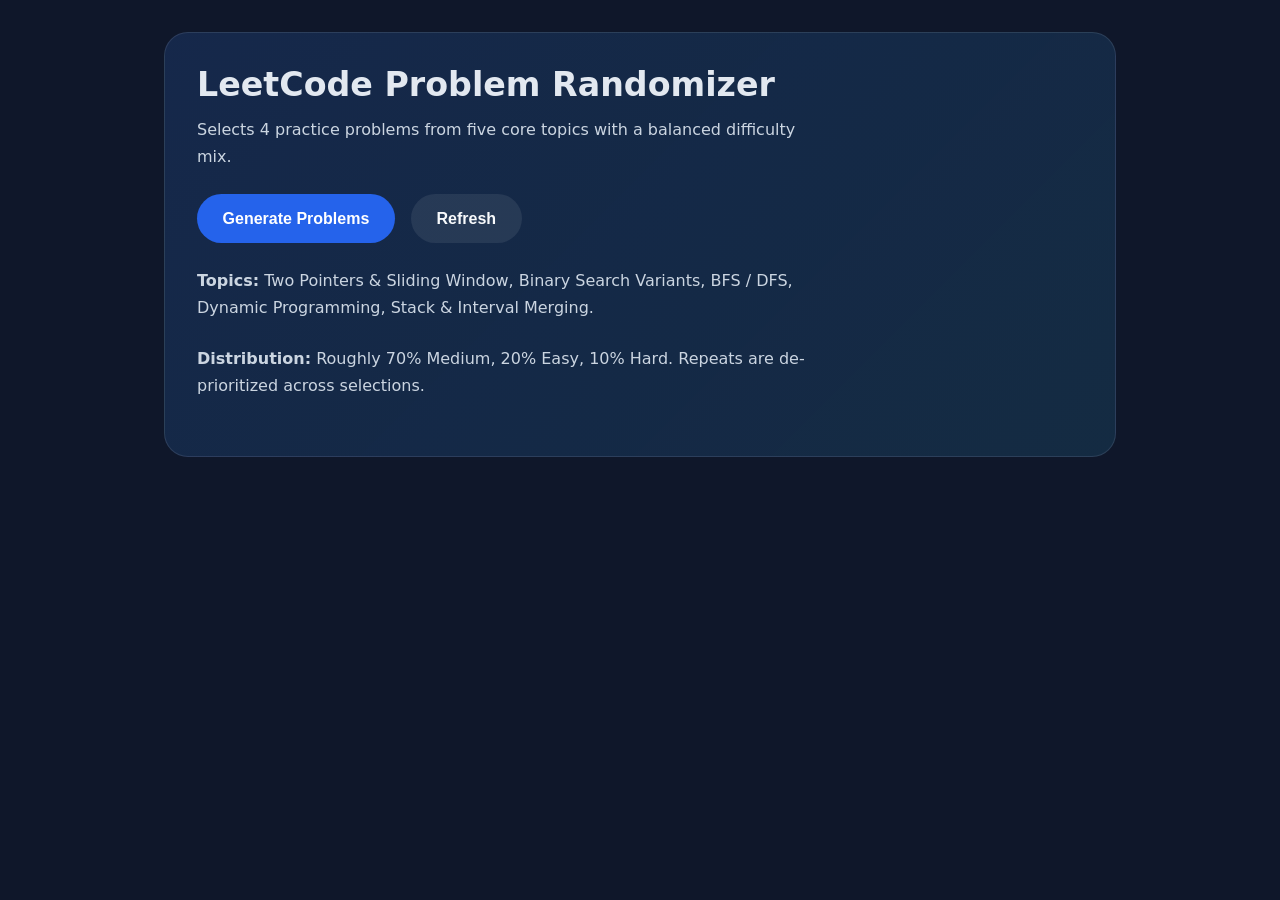
<file: Desktop/LC randomizer/index.html>
<!DOCTYPE html>
<html lang="en">
<head>
  <meta charset="UTF-8" />
  <meta name="viewport" content="width=device-width, initial-scale=1.0" />
  <title>LC Problem Randomizer</title>
  <link rel="stylesheet" href="styles.css" />
</head>
<body>
  <main class="app-shell">
    <section class="hero">
      <h1>LeetCode Problem Randomizer</h1>
      <p>Selects 4 practice problems from five core topics with a balanced difficulty mix.</p>
      <div class="buttons-row">
        <button id="generateButton" class="action-button">Generate Problems</button>
        <button id="refreshButton" class="action-button secondary">Refresh</button>
      </div>
      <div class="notes">
        <p><strong>Topics:</strong> Two Pointers & Sliding Window, Binary Search Variants, BFS / DFS, Dynamic Programming, Stack & Interval Merging.</p>
        <p><strong>Distribution:</strong> Roughly 70% Medium, 20% Easy, 10% Hard. Repeats are de-prioritized across selections.</p>
      </div>
    </section>

    <section id="resultsSection" class="results hidden">
      <h2>Selected Problems</h2>
      <div id="resultsContainer" class="result-grid"></div>
      <div id="historySection" class="history">
        <h3>Recently Selected</h3>
        <ul id="historyList"></ul>
      </div>
    </section>
  </main>
  <script src="script.js"></script>
</body>
</html>
</file>
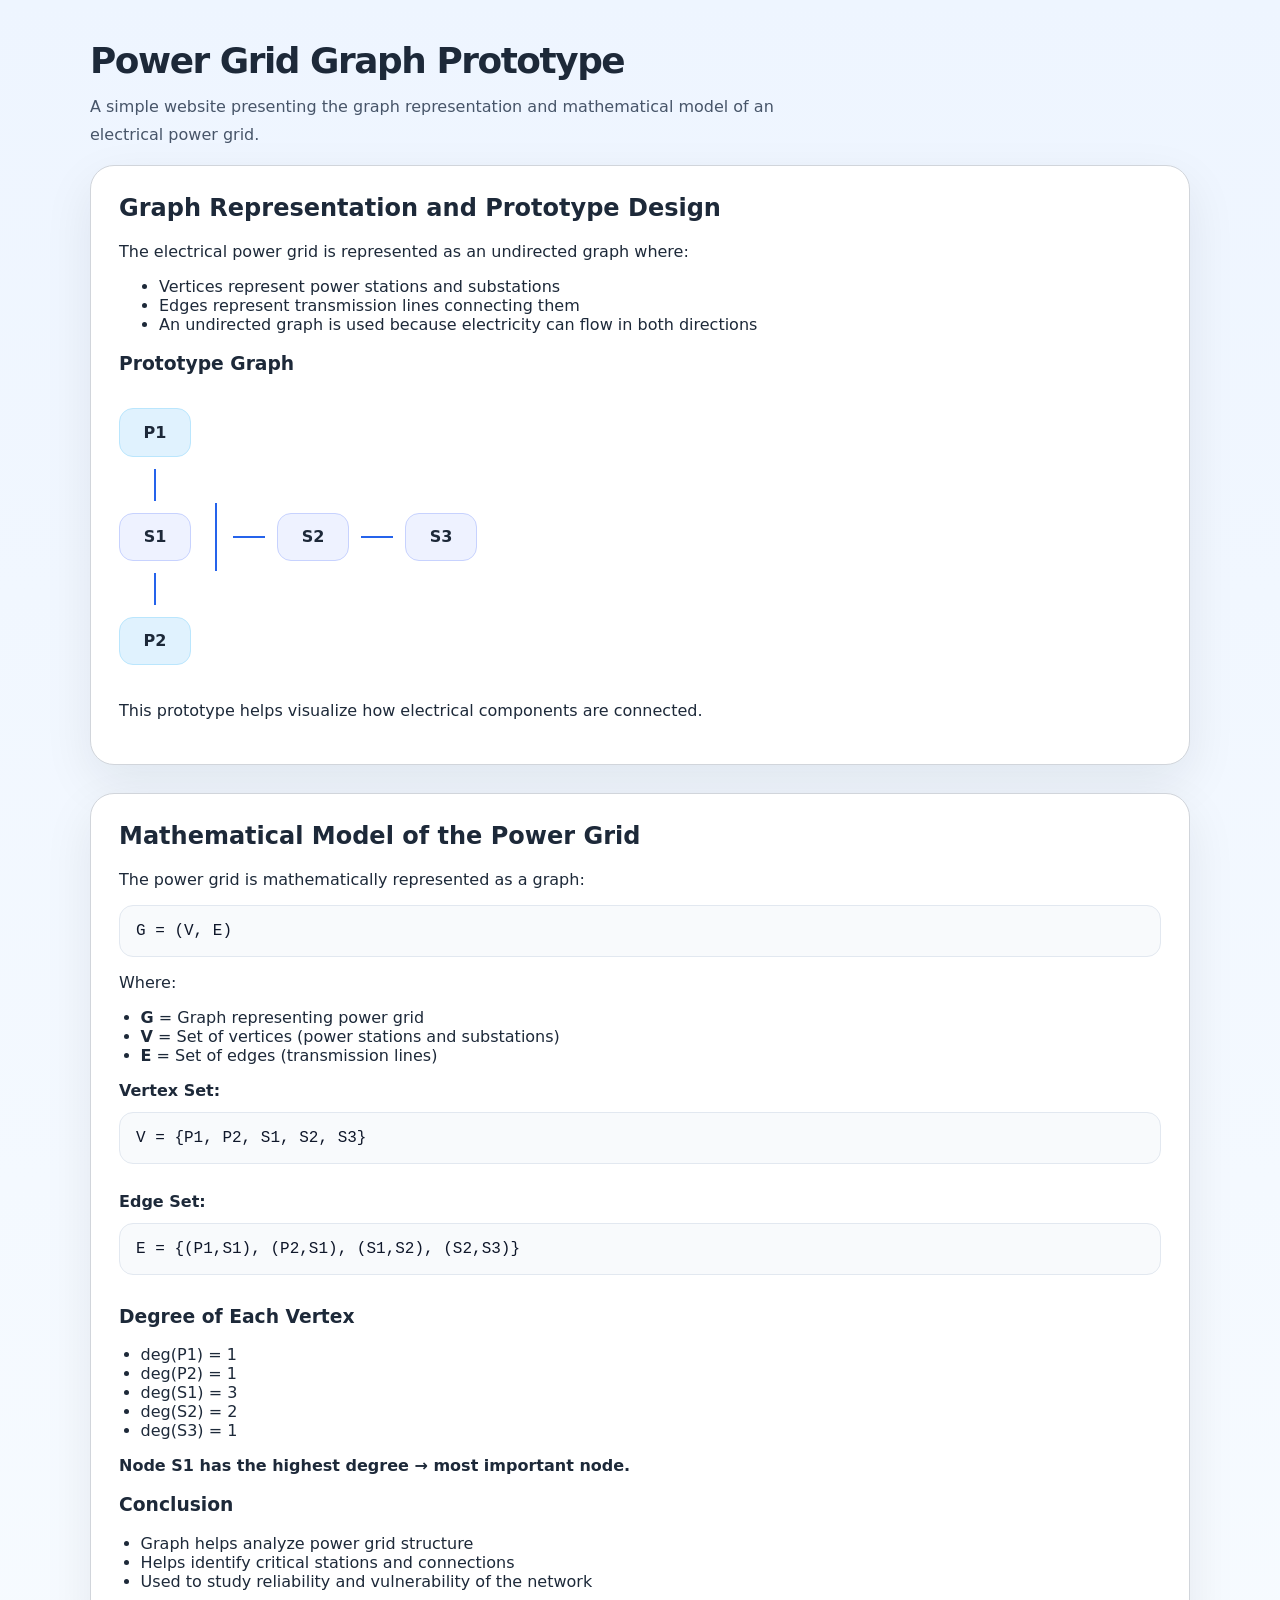
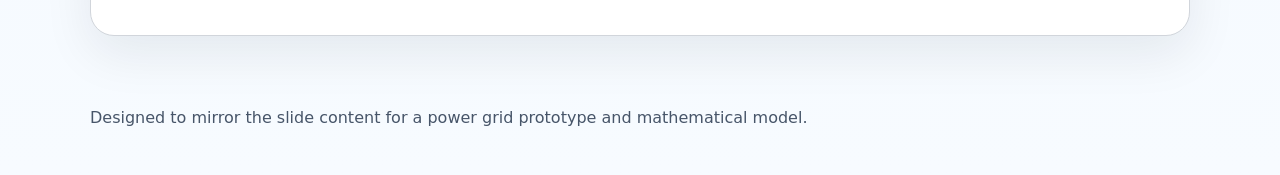
<file: Documents/DSM/index.html>
<!DOCTYPE html>
<html lang="en">
<head>
  <meta charset="UTF-8" />
  <meta name="viewport" content="width=device-width, initial-scale=1.0" />
  <title>Power Grid Graph Prototype</title>
  <link rel="stylesheet" href="styles.css" />
</head>
<body>
  <header>
    <div class="container">
      <h1>Power Grid Graph Prototype</h1>
      <p>A simple website presenting the graph representation and mathematical model of an electrical power grid.</p>
    </div>
  </header>

  <main class="container">
    <section class="card">
      <h2>Graph Representation and Prototype Design</h2>
      <p>The electrical power grid is represented as an undirected graph where:</p>
      <ul>
        <li>Vertices represent power stations and substations</li>
        <li>Edges represent transmission lines connecting them</li>
        <li>An undirected graph is used because electricity can flow in both directions</li>
      </ul>
      <h3>Prototype Graph</h3>
      <div class="diagram">
        <div class="diagram-column">
          <div class="node station">P1</div>
          <div class="vertical-line"></div>
          <div class="node substation">S1</div>
          <div class="vertical-line"></div>
          <div class="node station">P2</div>
        </div>
        <div class="diagram-branch">
          <div class="branch-connector"></div>
          <div class="branch-row">
            <div class="horizontal-line"></div>
            <div class="node substation">S2</div>
            <div class="horizontal-line"></div>
            <div class="node substation">S3</div>
          </div>
        </div>
      </div>
      <p>This prototype helps visualize how electrical components are connected.</p>
    </section>

    <section class="card math-model">
      <h2>Mathematical Model of the Power Grid</h2>
      <p>The power grid is mathematically represented as a graph:</p>
      <pre><code>G = (V, E)</code></pre>
      <p>Where:</p>
      <ul>
        <li><strong>G</strong> = Graph representing power grid</li>
        <li><strong>V</strong> = Set of vertices (power stations and substations)</li>
        <li><strong>E</strong> = Set of edges (transmission lines)</li>
      </ul>
      <div class="model-block">
        <div>
          <strong>Vertex Set:</strong>
          <pre><code>V = {P1, P2, S1, S2, S3}</code></pre>
        </div>
        <div>
          <strong>Edge Set:</strong>
          <pre><code>E = {(P1,S1), (P2,S1), (S1,S2), (S2,S3)}</code></pre>
        </div>
      </div>
      <div class="degrees">
        <h3>Degree of Each Vertex</h3>
        <ul>
          <li>deg(P1) = 1</li>
          <li>deg(P2) = 1</li>
          <li>deg(S1) = 3</li>
          <li>deg(S2) = 2</li>
          <li>deg(S3) = 1</li>
        </ul>
        <p><strong>Node S1 has the highest degree → most important node.</strong></p>
      </div>
      <div class="conclusion">
        <h3>Conclusion</h3>
        <ul>
          <li>Graph helps analyze power grid structure</li>
          <li>Helps identify critical stations and connections</li>
          <li>Used to study reliability and vulnerability of the network</li>
        </ul>
      </div>
    </section>
  </main>

  <footer>
    <div class="container">
      <p>Designed to mirror the slide content for a power grid prototype and mathematical model.</p>
    </div>
  </footer>

  <script src="script.js"></script>
</body>
</html>
</file>
<file: Desktop/LC randomizer/styles.css>
:root {
  color-scheme: dark;
  font-family: Inter, system-ui, -apple-system, BlinkMacSystemFont, "Segoe UI", sans-serif;
  background: #0f172a;
  color: #e2e8f0;
}

* {
  box-sizing: border-box;
}

body {
  margin: 0;
  min-height: 100vh;
}

.app-shell {
  max-width: 1000px;
  margin: 0 auto;
  padding: 2rem 1.5rem 3rem;
}

.hero {
  background: linear-gradient(135deg, rgba(59,130,246,0.16), rgba(56,189,248,0.12));
  border: 1px solid rgba(148,163,184,0.18);
  border-radius: 24px;
  padding: 2rem;
}

.hero h1 {
  margin: 0 0 0.75rem;
  font-size: clamp(2rem, 2.6vw, 3rem);
}

.hero p {
  margin: 0 0 1.5rem;
  max-width: 38rem;
  line-height: 1.7;
  color: #cbd5e1;
}

.buttons-row {
  display: flex;
  gap: 1rem;
  flex-wrap: wrap;
}

.action-button {
  border: none;
  border-radius: 999px;
  padding: 0.95rem 1.6rem;
  font-size: 1rem;
  cursor: pointer;
  font-weight: 600;
  color: white;
  background: #2563eb;
  transition: transform 0.2s ease, background-color 0.2s ease, box-shadow 0.2s ease;
}

.action-button:hover,
.action-button:focus-visible {
  transform: translateY(-1px);
  background: #1d4ed8;
  box-shadow: 0 18px 40px rgba(37,99,235,0.15);
  outline: none;
}

.action-button.secondary {
  background: rgba(255,255,255,0.08);
  color: #f8fafc;
}

.notes {
  margin-top: 1.5rem;
  color: #cbd5e1;
  line-height: 1.75;
}

.results {
  margin-top: 2rem;
}

.results.hidden {
  display: none;
}

.result-grid {
  display: grid;
  grid-template-columns: repeat(auto-fit, minmax(240px, 1fr));
  gap: 1rem;
  margin-top: 1rem;
}

.problem-card {
  background: rgba(15,23,42,0.95);
  border: 1px solid rgba(148,163,184,0.15);
  border-radius: 20px;
  padding: 1.25rem;
  min-height: 190px;
  display: flex;
  flex-direction: column;
  justify-content: space-between;
}

.problem-card h3 {
  margin: 0 0 0.85rem;
  font-size: 1.1rem;
  line-height: 1.35;
}

.problem-card a {
  color: #38bdf8;
  text-decoration: none;
}

.problem-card a:hover {
  text-decoration: underline;
}

.tags {
  display: flex;
  flex-wrap: wrap;
  gap: 0.5rem;
  margin-top: 0.95rem;
}

.tag {
  display: inline-flex;
  align-items: center;
  justify-content: center;
  gap: 0.35rem;
  padding: 0.45rem 0.7rem;
  border-radius: 999px;
  font-size: 0.85rem;
  font-weight: 600;
}

.tag.topic {
  background: rgba(56,189,248,0.12);
  color: #bae6fd;
}

.tag.difficulty {
  background: rgba(213,230,255,0.12);
  color: #c7d2fe;
}

.tag.easy {
  color: #7dd3fc;
}

.tag.medium {
  color: #facc15;
}

.tag.hard {
  color: #f87171;
}

.history {
  margin-top: 2rem;
  padding: 1.5rem;
  border-radius: 20px;
  background: rgba(148,163,184,0.08);
  border: 1px solid rgba(148,163,184,0.12);
}

.history h3 {
  margin-top: 0;
}

.history-list {
  list-style: none;
  padding: 0;
  margin: 0.75rem 0 0;
}

.history li {
  margin-bottom: 0.75rem;
  line-height: 1.6;
}

.history a {
  color: #38bdf8;
}

@media (max-width: 640px) {
  .hero {
    padding: 1.5rem;
  }
}
</file>
<file: Documents/DSM/styles.css>
:root {
  --bg: #f3f7fb;
  --card: #ffffff;
  --text: #1d2939;
  --accent: #2563eb;
  --muted: #475569;
  --border: #d1d5db;
  --shadow: 0 18px 50px rgba(15, 23, 42, 0.08);
}

* {
  box-sizing: border-box;
}

body {
  margin: 0;
  font-family: Inter, ui-sans-serif, system-ui, -apple-system, BlinkMacSystemFont, "Segoe UI", sans-serif;
  background: linear-gradient(180deg, #eef5ff 0%, #f7fbff 100%);
  color: var(--text);
}

.container {
  width: min(1100px, calc(100% - 2rem));
  margin: 0 auto;
}

header {
  padding: 2.5rem 0 1rem;
}

header h1 {
  margin: 0 0 0.75rem;
  font-size: clamp(2rem, 2.8vw, 3rem);
  letter-spacing: -0.04em;
}

header p {
  margin: 0;
  max-width: 720px;
  color: var(--muted);
  line-height: 1.75;
}

main {
  display: grid;
  gap: 1.75rem;
  padding-bottom: 2rem;
}

.card {
  background: var(--card);
  border: 1px solid var(--border);
  border-radius: 24px;
  padding: 1.75rem;
  box-shadow: var(--shadow);
}

.card h2 {
  margin-top: 0;
}

.diagram {
  display: grid;
  grid-template-columns: auto 1fr;
  align-items: center;
  gap: 1.5rem;
  padding: 1rem 0 1.25rem;
}

.diagram-column,
.diagram-branch {
  display: flex;
  align-items: center;
}

.diagram-column {
  flex-direction: column;
  justify-content: center;
  gap: 0.75rem;
}

.diagram-branch {
  gap: 1rem;
}

.branch-connector {
  width: 2px;
  height: 4.25rem;
  background: var(--accent);
}

.branch-row {
  display: flex;
  align-items: center;
  gap: 0.75rem;
}

.node {
  border-radius: 14px;
  padding: 0.85rem 1.25rem;
  min-width: 72px;
  text-align: center;
  font-weight: 700;
}

.station {
  background: #e0f2fe;
  border: 1px solid #bae6fd;
}

.substation {
  background: #eef2ff;
  border: 1px solid #c7d2fe;
}

.horizontal-line,
.vertical-line {
  width: 2rem;
  height: 2px;
  background: var(--accent);
}

.vertical-line {
  width: 2px;
  height: 2rem;
}

pre {
  margin: 0.75rem 0;
  padding: 1rem;
  background: #f8fafc;
  border-radius: 14px;
  overflow-x: auto;
  border: 1px solid #e2e8f0;
}

code {
  font-family: ui-monospace, SFMono-Regular, Menlo, Monaco, Consolas, "Liberation Mono", "Courier New", monospace;
  color: #0f172a;
}

.math-model ul,
.degrees ul,
.conclusion ul {
  padding-left: 1.35rem;
}

.model-block {
  display: grid;
  gap: 1rem;
}

footer {
  padding: 1.5rem 0 2rem;
  color: var(--muted);
}

@media (max-width: 720px) {
  .diagram {
    grid-template-columns: auto;
    grid-template-rows: repeat(7, auto);
  }

  .horizontal-line,
  .vertical-line {
    width: 1.5rem;
    height: 1.5rem;
  }

  .vertical-line {
    width: 2px;
    height: 1rem;
  }
}
</file>
